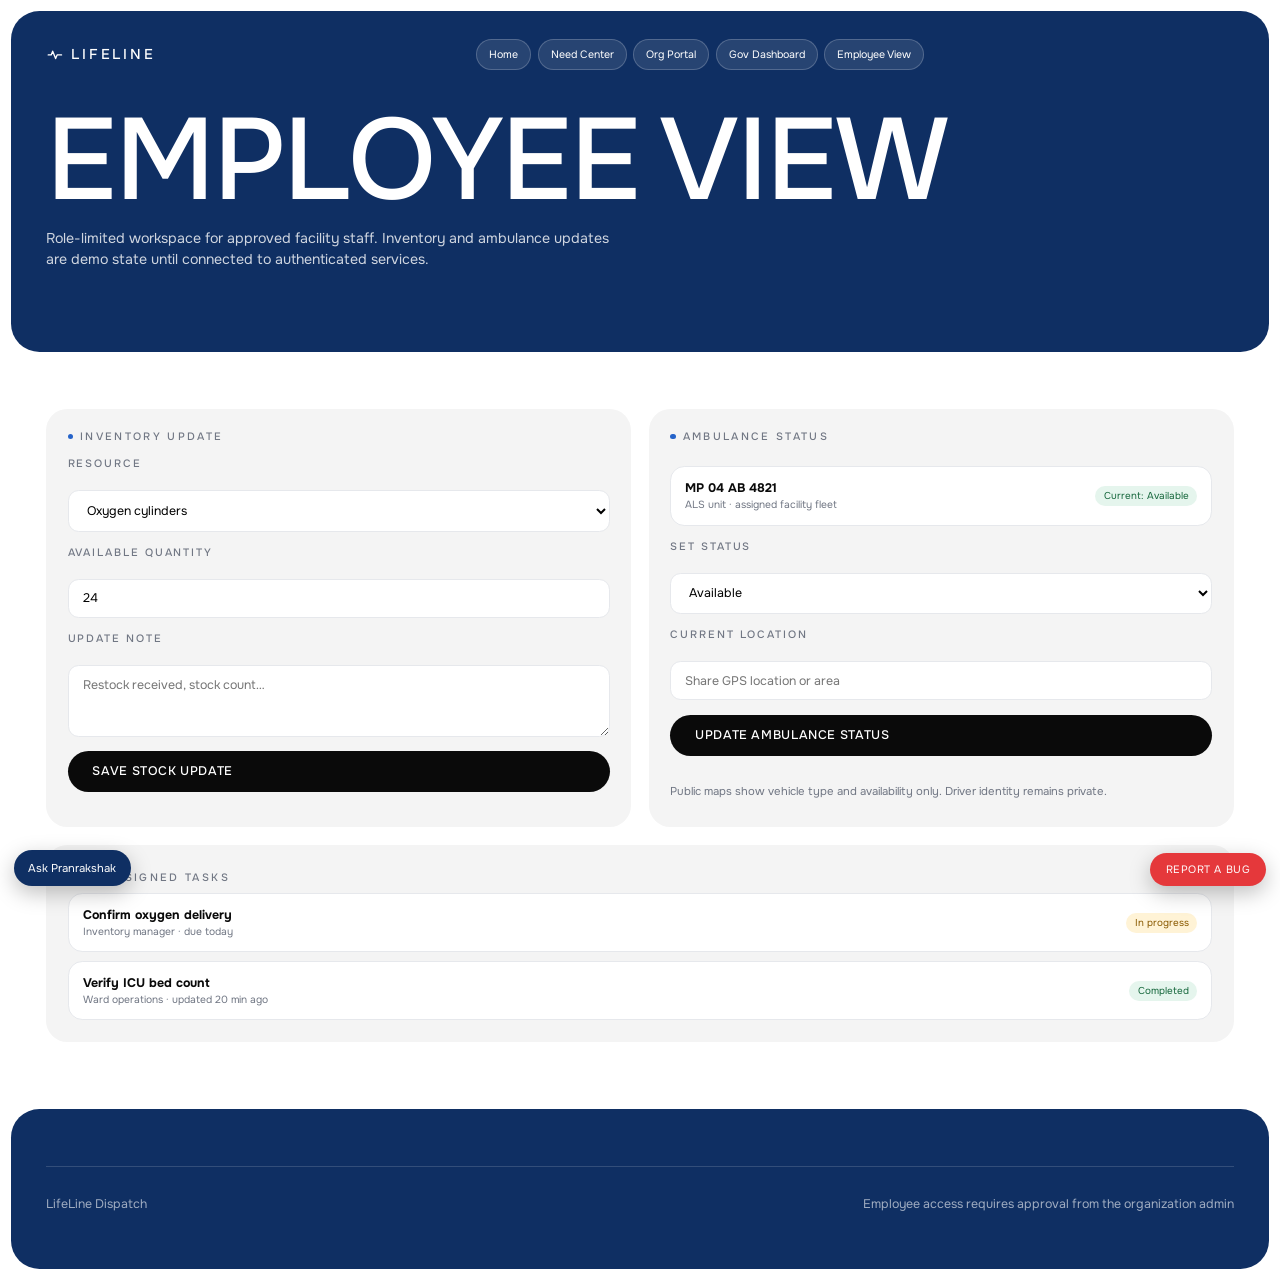
<file: pages/employee-view.html>
﻿<!doctype html>
<html lang="en"><head><meta charset="utf-8"><meta name="viewport" content="width=device-width,initial-scale=1,viewport-fit=cover"><title>Employee View — LifeLine Dispatch</title><link rel="preconnect" href="https://fonts.googleapis.com"><link href="https://fonts.googleapis.com/css2?family=Onest:wght@400;500&display=swap" rel="stylesheet"><link rel="stylesheet" href="../assets/lifeline.css"></head>
<body><main><section class="hero sub"><header class="hd"><a class="br" href="../index.html"><svg viewBox="0 0 24 24" fill="none" stroke="currentColor" stroke-width="1.8" stroke-linecap="round" stroke-linejoin="round"><path d="M3 12h4l2-5 4 10 2-5h6"/></svg>LifeLine</a><nav class="hl" aria-label="Main navigation"><a href="../index.html">Home</a><a href="need-center.html">Need Center</a><a href="org-portal.html">Org Portal</a><a href="gov-dashboard.html">Gov Dashboard</a><a href="employee-view.html" aria-current="page">Employee View</a></nav></header><h1 class="tt">Employee View</h1><p class="sb">Role-limited workspace for approved facility staff. Inventory and ambulance updates are demo state until connected to authenticated services.</p></section>
<section class="cn"><div class="two"><form class="card fm" data-demo-form="employee-update"><span class="eb">Inventory update</span><label for="resource">Resource</label><select class="in" id="resource"><option>Oxygen cylinders</option><option>ICU beds</option><option>Ventilators</option><option>Blood units</option><option>Medicines</option></select><label for="quantity">Available quantity</label><input class="in" id="quantity" type="number" min="0" value="24" required><label for="note">Update note</label><textarea class="in" id="note" rows="3" placeholder="Restock received, stock count…"></textarea><button class="pill so">Save stock update</button><p data-form-message role="status"></p></form>
<form class="card fm" data-demo-form="vehicle"><span class="eb">Ambulance status</span><div class="cd2"><div><b>MP 04 AB 4821</b><br><small>ALS unit · assigned facility fleet</small></div><span class="status">Current: Available</span></div><label for="vehicle-status">Set status</label><select class="in" id="vehicle-status"><option>Available</option><option>Busy</option><option>Offline</option></select><label for="vehicle-location">Current location</label><input class="in" id="vehicle-location" placeholder="Share GPS location or area"><button class="pill so">Update ambulance status</button><p data-form-message role="status"></p><p style="font-size:.8rem;color:var(--soft)">Public maps show vehicle type and availability only. Driver identity remains private.</p></form></div>
<article class="card" style="margin-top:1.25rem"><span class="eb">My assigned tasks</span><div class="cd2"><div><b>Confirm oxygen delivery</b><br><small>Inventory manager · due today</small></div><span class="status warn">In progress</span></div><div class="cd2"><div><b>Verify ICU bed count</b><br><small>Ward operations · updated 20 min ago</small></div><span class="status">Completed</span></div></article></section>
<section class="ft"><div class="fb2"><a href="../index.html">LifeLine Dispatch</a><span>Employee access requires approval from the organization admin</span></div></section></main><script src="../assets/pages.js"></script></body></html>
</file>
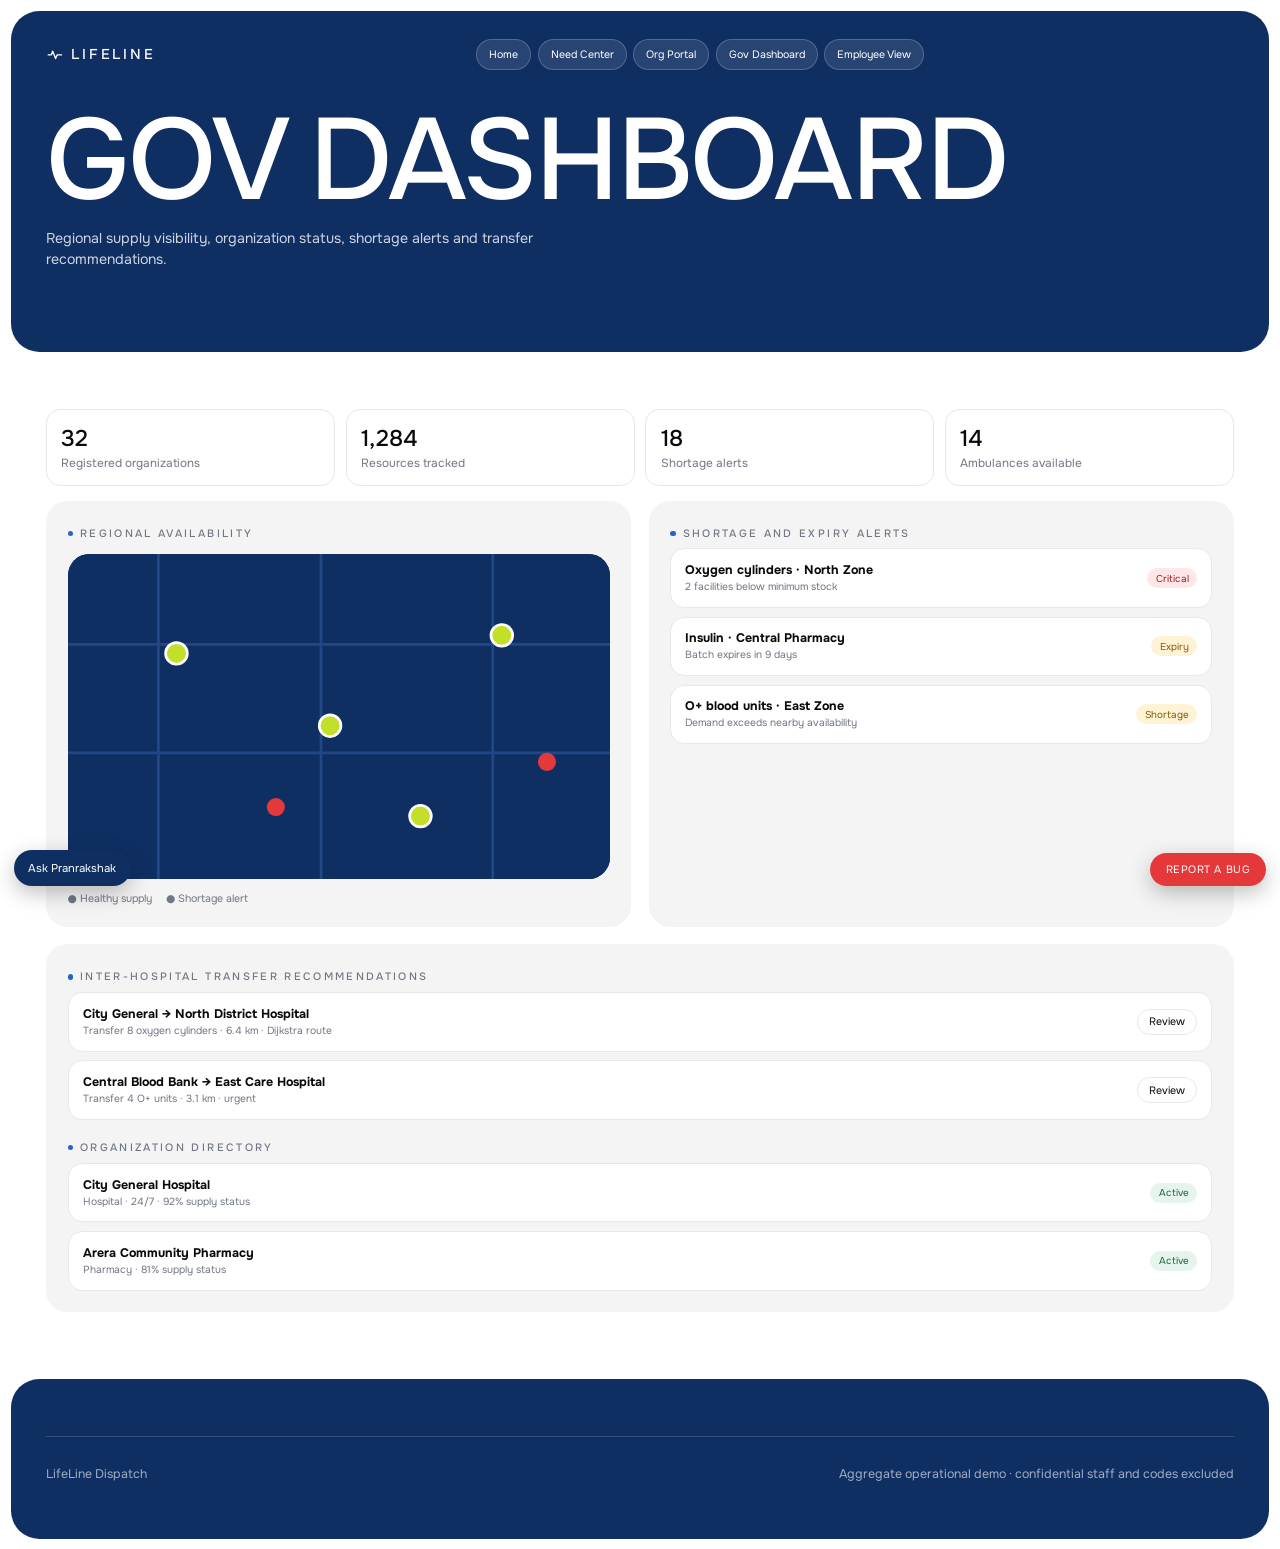
<file: pages/gov-dashboard.html>
﻿<!doctype html>
<html lang="en"><head><meta charset="utf-8"><meta name="viewport" content="width=device-width,initial-scale=1,viewport-fit=cover"><title>Government Dashboard — LifeLine Dispatch</title><link rel="preconnect" href="https://fonts.googleapis.com"><link href="https://fonts.googleapis.com/css2?family=Onest:wght@400;500&display=swap" rel="stylesheet"><link rel="stylesheet" href="../assets/lifeline.css"></head>
<body><main><section class="hero sub"><header class="hd"><a class="br" href="../index.html"><svg viewBox="0 0 24 24" fill="none" stroke="currentColor" stroke-width="1.8" stroke-linecap="round" stroke-linejoin="round"><path d="M3 12h4l2-5 4 10 2-5h6"/></svg>LifeLine</a><nav class="hl" aria-label="Main navigation"><a href="../index.html">Home</a><a href="need-center.html">Need Center</a><a href="org-portal.html">Org Portal</a><a href="gov-dashboard.html" aria-current="page">Gov Dashboard</a><a href="employee-view.html">Employee View</a></nav></header><h1 class="tt">Gov Dashboard</h1><p class="sb">Regional supply visibility, organization status, shortage alerts and transfer recommendations.</p></section>
<section class="cn"><div class="kpis"><div class="kpi"><b>32</b><small>Registered organizations</small></div><div class="kpi"><b>1,284</b><small>Resources tracked</small></div><div class="kpi"><b>18</b><small>Shortage alerts</small></div><div class="kpi"><b>14</b><small>Ambulances available</small></div></div><div class="two"><article class="card"><span class="eb">Regional availability</span><div class="map" style="margin-top:1rem"><svg viewBox="0 0 600 360" role="img" aria-label="Illustrative regional resource coverage map"><rect width="600" height="360" fill="#0f2f63"/><g stroke="#5790e6" stroke-opacity=".25" stroke-width="3"><path d="M0 100H600M0 220H600M100 0V360M280 0V360M470 0V360"/></g><g fill="#c2e029" stroke="#fff" stroke-width="3"><circle cx="120" cy="110" r="12"/><circle cx="290" cy="190" r="12"/><circle cx="480" cy="90" r="12"/><circle cx="390" cy="290" r="12"/></g><g fill="#e5383b"><circle cx="230" cy="280" r="10"/><circle cx="530" cy="230" r="10"/></g></svg></div><div class="lg"><span>● Healthy supply</span><span>● Shortage alert</span></div></article><article class="card"><span class="eb">Shortage and expiry alerts</span><div class="cd2"><div><b>Oxygen cylinders · North Zone</b><br><small>2 facilities below minimum stock</small></div><span class="status bad">Critical</span></div><div class="cd2"><div><b>Insulin · Central Pharmacy</b><br><small>Batch expires in 9 days</small></div><span class="status warn">Expiry</span></div><div class="cd2"><div><b>O+ blood units · East Zone</b><br><small>Demand exceeds nearby availability</small></div><span class="status warn">Shortage</span></div></article></div>
<article class="card" style="margin-top:1.25rem"><span class="eb">Inter-hospital transfer recommendations</span><div class="cd2"><div><b>City General → North District Hospital</b><br><small>Transfer 8 oxygen cylinders · 6.4 km · Dijkstra route</small></div><button class="chip" data-review>Review</button></div><div class="cd2"><div><b>Central Blood Bank → East Care Hospital</b><br><small>Transfer 4 O+ units · 3.1 km · urgent</small></div><button class="chip" data-review>Review</button></div><span class="eb" style="margin-top:1.5rem">Organization directory</span><div class="cd2"><div><b>City General Hospital</b><br><small>Hospital · 24/7 · 92% supply status</small></div><span class="status">Active</span></div><div class="cd2"><div><b>Arera Community Pharmacy</b><br><small>Pharmacy · 81% supply status</small></div><span class="status">Active</span></div></article></section>
<section class="ft"><div class="fb2"><a href="../index.html">LifeLine Dispatch</a><span>Aggregate operational demo · confidential staff and codes excluded</span></div></section></main><script src="../assets/pages.js"></script><script>document.querySelectorAll('[data-review]').forEach(b=>b.onclick=()=>{b.textContent='Reviewed';b.disabled=true})</script></body></html>
</file>
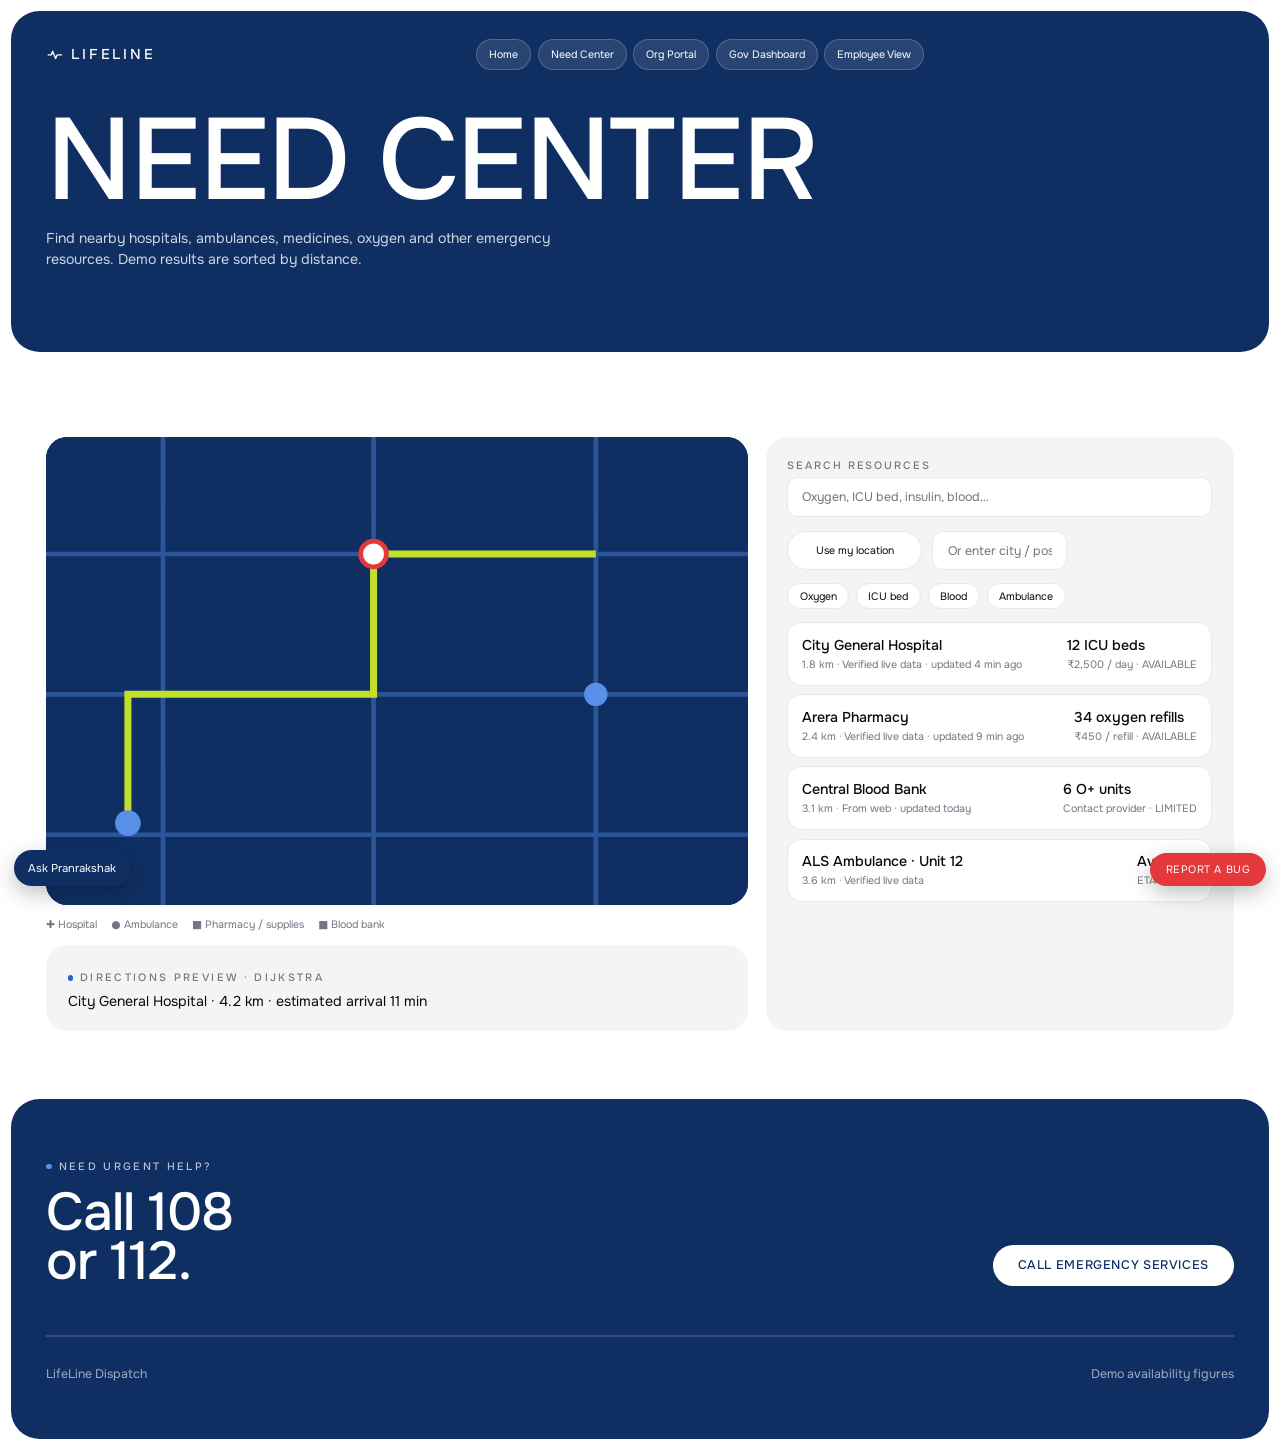
<file: pages/need-center.html>
﻿<!doctype html>
<html lang="en"><head><meta charset="utf-8"><meta name="viewport" content="width=device-width,initial-scale=1,viewport-fit=cover"><title>Need Center — LifeLine Dispatch</title><link rel="preconnect" href="https://fonts.googleapis.com"><link href="https://fonts.googleapis.com/css2?family=Onest:wght@400;500&display=swap" rel="stylesheet"><link rel="stylesheet" href="../assets/lifeline.css"></head>
<body><main><section class="hero sub"><header class="hd"><a class="br" href="../index.html"><svg viewBox="0 0 24 24" fill="none" stroke="currentColor" stroke-width="1.8" stroke-linecap="round" stroke-linejoin="round"><path d="M3 12h4l2-5 4 10 2-5h6"/></svg>LifeLine</a><nav class="hl" aria-label="Main navigation"><a href="../index.html">Home</a><a href="need-center.html" aria-current="page">Need Center</a><a href="org-portal.html">Org Portal</a><a href="gov-dashboard.html">Gov Dashboard</a><a href="employee-view.html">Employee View</a></nav></header><h1 class="tt">Need Center</h1><p class="sb">Find nearby hospitals, ambulances, medicines, oxygen and other emergency resources. Demo results are sorted by distance.</p></section>
<section class="cn"><div class="nc"><div><div class="map"><svg viewBox="0 0 600 400" role="img" aria-label="Illustrative nearby resources map"><rect width="600" height="400" fill="#0f2f63"/><g stroke="#5790e6" stroke-opacity=".4" stroke-width="4"><path d="M0 100H600M0 220H600M0 340H600M100 0V400M280 0V400M470 0V400"/></g><path d="M70 330L70 220 280 220 280 100 470 100" fill="none" stroke="#c2e029" stroke-width="6"/><circle cx="70" cy="330" r="11" fill="#5790e6"/><circle cx="280" cy="100" r="11" fill="#fff" stroke="#e5383b" stroke-width="4"/><circle cx="470" cy="220" r="10" fill="#5790e6"/></svg></div><div class="lg"><span>✚ Hospital</span><span>● Ambulance</span><span>■ Pharmacy / supplies</span><span>■ Blood bank</span></div><div class="card" style="margin-top:1rem"><span class="eb">Directions preview · Dijkstra</span><p style="margin-top:.5rem">City General Hospital · 4.2 km · estimated arrival 11 min</p></div></div>
<div class="card"><label for="resource-search">Search resources</label><input class="in" id="resource-search" placeholder="Oxygen, ICU bed, insulin, blood…"><div class="action-grid"><button class="chip" id="use-location">Use my location</button><input class="in" id="place" placeholder="Or enter city / postal code"></div><p id="location-message" style="font-size:.8rem;color:var(--soft);margin:.5rem 0"></p><div class="chips"><button class="chip" data-chip="oxygen">Oxygen</button><button class="chip" data-chip="ICU">ICU bed</button><button class="chip" data-chip="blood">Blood</button><button class="chip" data-chip="ambulance">Ambulance</button></div>
<div class="rs resource-row"><span><b>City General Hospital</b><small>1.8 km · Verified live data · updated 4 min ago</small></span><span><b>12 ICU beds</b><small>₹2,500 / day · AVAILABLE</small></span></div><div class="rs resource-row"><span><b>Arera Pharmacy</b><small>2.4 km · Verified live data · updated 9 min ago</small></span><span><b>34 oxygen refills</b><small>₹450 / refill · AVAILABLE</small></span></div><div class="rs resource-row"><span><b>Central Blood Bank</b><small>3.1 km · From web · updated today</small></span><span><b>6 O+ units</b><small>Contact provider · LIMITED</small></span></div><div class="rs resource-row"><span><b>ALS Ambulance · Unit 12</b><small>3.6 km · Verified live data</small></span><span><b>Available</b><small>ETA 8 min</small></span></div></div></div></section>
<section class="ft"><div class="cta"><div><span class="eb lt">Need urgent help?</span><p>Call 108<br>or 112.</p></div><a class="pill lt" href="tel:112">Call emergency services</a></div><div class="fb2"><a href="../index.html">LifeLine Dispatch</a><span>Demo availability figures</span></div></section></main>
<button class="chatfab" id="assistant-toggle">Ask Pranrakshak</button><aside class="chatbox" id="assistant-panel" hidden><b>Pranrakshak</b><p class="m b">I can help with public resource information. Confidential information is protected. For emergencies call 108 or 112.</p><div class="chat"><div class="m b" id="assistant-answer"></div></div><div style="display:flex;gap:.5rem"><input class="in" id="assistant-input" placeholder="Ask about resources"><button class="pill so" id="assistant-send">Send</button></div></aside>
<button class="fab" id="bug-toggle">Report a Bug</button><aside class="chatbox" id="bug-panel" hidden style="left:auto;right:1rem"><form class="fm" id="bug-form"><label for="bug-description">Describe the issue</label><textarea class="in" id="bug-description" name="description" maxlength="2000" required></textarea><label for="bug-email">Contact email (optional)</label><input class="in" id="bug-email" name="contactEmail" type="email"><label for="bug-screenshot">Screenshot (PNG/JPG, max 2 MB)</label><input class="in" id="bug-screenshot" name="screenshot" type="file" accept="image/png,image/jpeg"><button class="pill so">Submit report</button><p id="bug-message" role="status"></p></form></aside><script src="../assets/pages.js"></script></body></html>
</file>
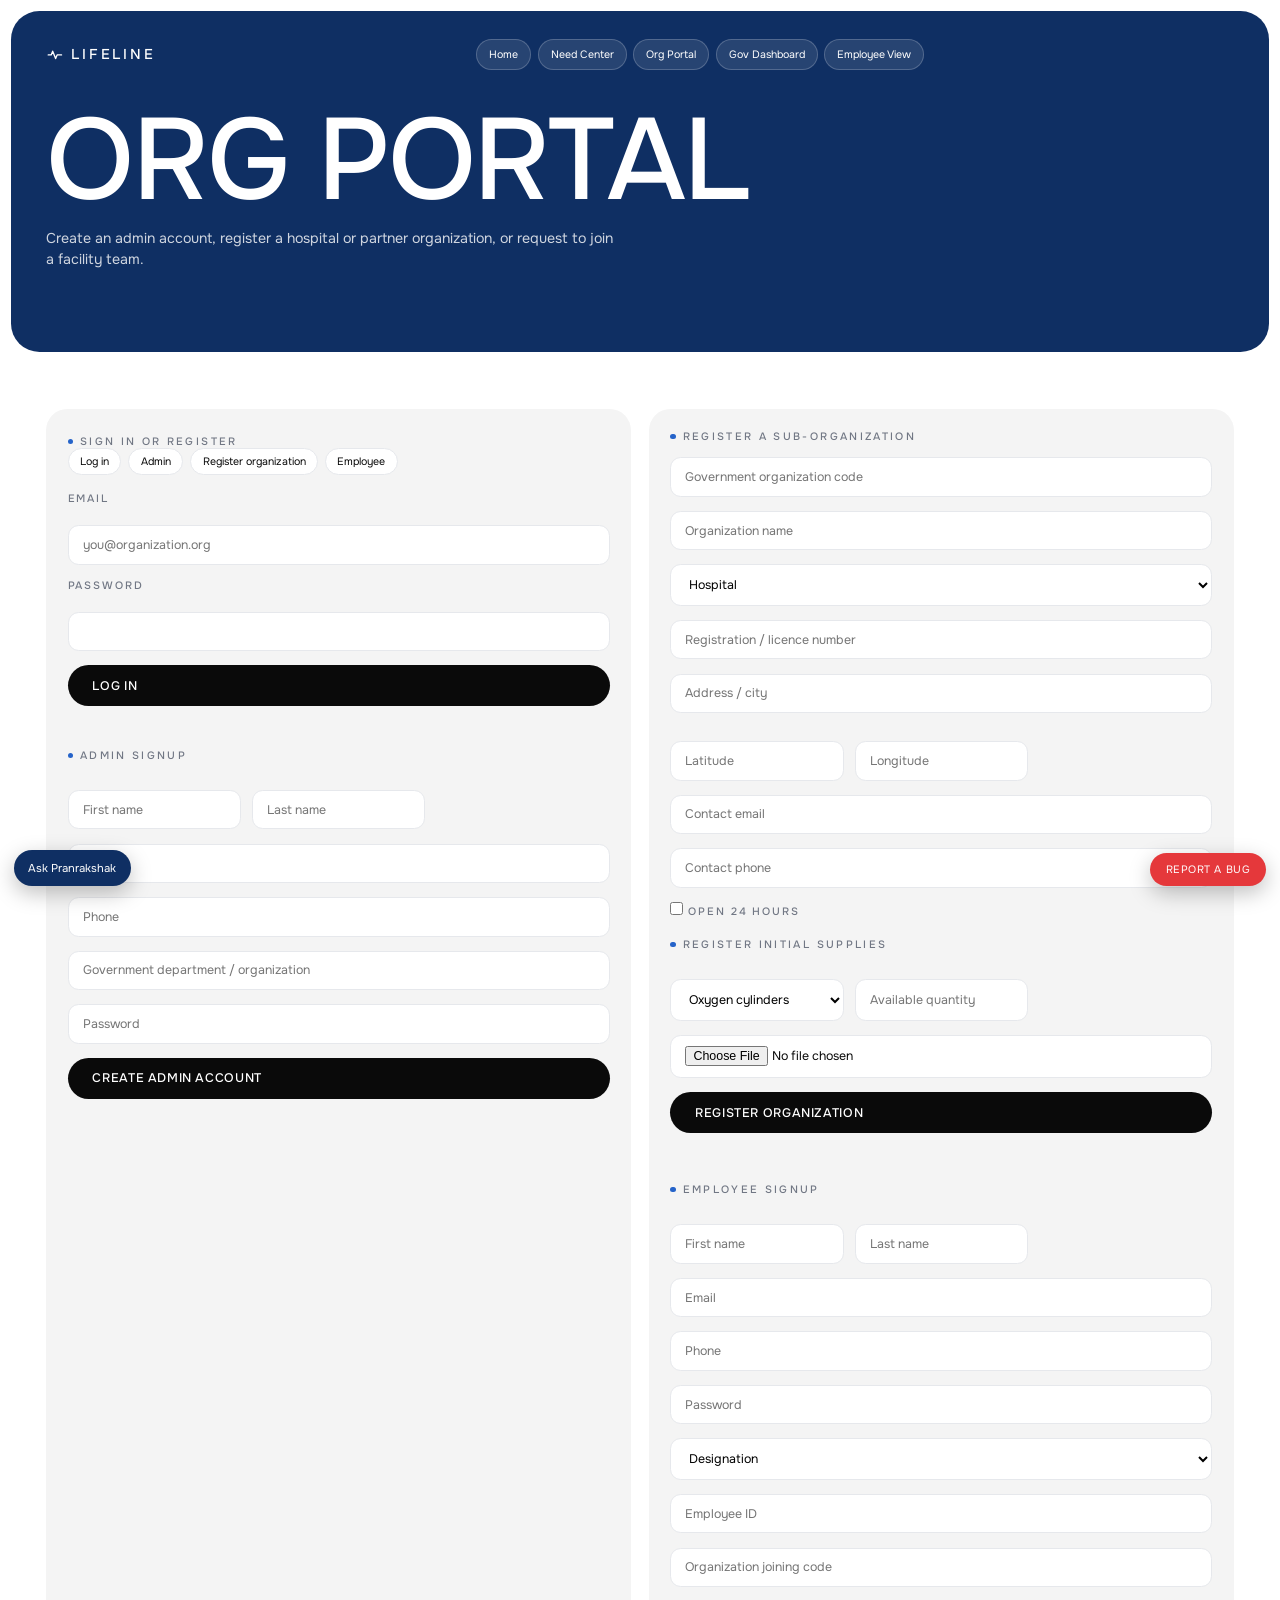
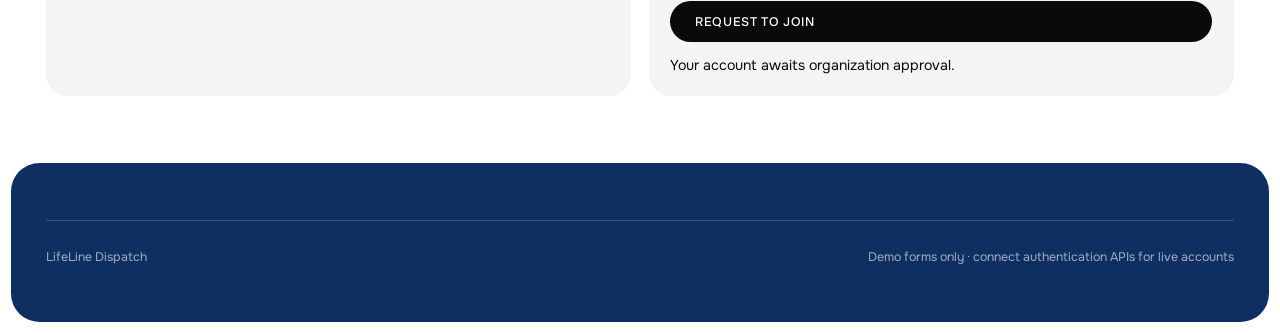
<file: pages/org-portal.html>
﻿<!doctype html>
<html lang="en"><head><meta charset="utf-8"><meta name="viewport" content="width=device-width,initial-scale=1,viewport-fit=cover"><title>Organization Portal — LifeLine Dispatch</title><link rel="preconnect" href="https://fonts.googleapis.com"><link href="https://fonts.googleapis.com/css2?family=Onest:wght@400;500&display=swap" rel="stylesheet"><link rel="stylesheet" href="../assets/lifeline.css"></head>
<body><main><section class="hero sub"><header class="hd"><a class="br" href="../index.html"><svg viewBox="0 0 24 24" fill="none" stroke="currentColor" stroke-width="1.8" stroke-linecap="round" stroke-linejoin="round"><path d="M3 12h4l2-5 4 10 2-5h6"/></svg>LifeLine</a><nav class="hl" aria-label="Main navigation"><a href="../index.html">Home</a><a href="need-center.html">Need Center</a><a href="org-portal.html" aria-current="page">Org Portal</a><a href="gov-dashboard.html">Gov Dashboard</a><a href="employee-view.html">Employee View</a></nav></header><h1 class="tt">Org Portal</h1><p class="sb">Create an admin account, register a hospital or partner organization, or request to join a facility team.</p></section>
<section class="cn"><div class="two"><div class="card"><span class="eb">Sign in or register</span><div class="tabs"><a class="chip" href="#login">Log in</a><a class="chip" href="#admin">Admin</a><a class="chip" href="#facility">Register organization</a><a class="chip" href="#employee">Employee</a></div>
<form class="fm" id="login" data-demo-form="login"><label>Email</label><input class="in" type="email" autocomplete="username" required placeholder="you@organization.org"><label>Password</label><input class="in" type="password" autocomplete="current-password" required><button class="pill so">Log in</button><p data-form-message role="status"></p></form>
<form class="fm" id="admin" data-demo-form="admin" style="margin-top:2rem"><span class="eb">Admin signup</span><div class="action-grid"><input class="in" required placeholder="First name"><input class="in" required placeholder="Last name"></div><input class="in" required type="email" placeholder="Email"><input class="in" type="tel" placeholder="Phone"><input class="in" required placeholder="Government department / organization"><input class="in" type="password" required placeholder="Password"><button class="pill so">Create admin account</button><p data-form-message role="status"></p></form></div>
<div class="card"><form class="fm" id="facility" data-demo-form="facility"><span class="eb">Register a sub-organization</span><input class="in" required placeholder="Government organization code"><input class="in" required placeholder="Organization name"><select class="in"><option>Hospital</option><option>Clinic</option><option>Pharmacy</option><option>Blood bank</option><option>Ambulance operator</option><option>NGO</option></select><input class="in" placeholder="Registration / licence number"><input class="in" required placeholder="Address / city"><div class="action-grid"><input class="in" placeholder="Latitude"><input class="in" placeholder="Longitude"></div><input class="in" type="email" placeholder="Contact email"><input class="in" type="tel" placeholder="Contact phone"><label><input type="checkbox"> Open 24 hours</label><span class="eb">Register initial supplies</span><div class="action-grid"><select class="in"><option>Oxygen cylinders</option><option>ICU beds</option><option>Ventilators</option><option>Medicines</option><option>Blood units</option></select><input class="in" type="number" min="0" placeholder="Available quantity"></div><input class="in" type="file" accept=".csv" aria-label="Upload supplies CSV"><button class="pill so">Register organization</button><p data-form-message role="status"></p></form>
<form class="fm" id="employee" data-demo-form="employee" style="margin-top:2.5rem"><span class="eb">Employee signup</span><div class="action-grid"><input class="in" required placeholder="First name"><input class="in" required placeholder="Last name"></div><input class="in" required type="email" placeholder="Email"><input class="in" type="tel" placeholder="Phone"><input class="in" type="password" required placeholder="Password"><select class="in"><option>Designation</option><option>Inventory Manager</option><option>Ambulance Driver</option><option>Doctor / Nurse</option><option>Dispatcher</option></select><input class="in" required placeholder="Employee ID"><input class="in" required placeholder="Organization joining code"><button class="pill so">Request to join</button><p data-form-message role="status">Your account awaits organization approval.</p></form></div></div></section>
<section class="ft"><div class="fb2"><a href="../index.html">LifeLine Dispatch</a><span>Demo forms only · connect authentication APIs for live accounts</span></div></section></main>
<button class="chatfab" id="assistant-toggle">Ask Pranrakshak</button><aside class="chatbox" id="assistant-panel" hidden><b>Pranrakshak</b><p class="m b">I can help with public resource information. Confidential information is protected.</p><div class="chat"><div class="m b" id="assistant-answer"></div></div><div style="display:flex;gap:.5rem"><input class="in" id="assistant-input" placeholder="Ask about resources"><button class="pill so" id="assistant-send">Send</button></div></aside>
<button class="fab" id="bug-toggle">Report a Bug</button><aside class="chatbox" id="bug-panel" hidden style="left:auto;right:1rem"><form class="fm" id="bug-form"><label for="bug-description">Describe the issue</label><textarea class="in" id="bug-description" name="description" maxlength="2000" required></textarea><label for="bug-email">Contact email (optional)</label><input class="in" id="bug-email" name="contactEmail" type="email"><label for="bug-screenshot">Screenshot (PNG/JPG, max 2 MB)</label><input class="in" id="bug-screenshot" name="screenshot" type="file" accept="image/png,image/jpeg"><button class="pill so">Submit report</button><p id="bug-message" role="status"></p></form></aside><script src="../assets/pages.js"></script></body></html>
</file>
<file: assets/lifeline.css>
﻿
:root{--background:#fff;--ink:#0a0a0a;--brand:#2563c9;--bd:#0f2f63;--bl:#5790e6;--teal:#0b6e97;--sf:#f4f4f4;--soft:#717784;--ghost:#d7dae1;--hl:#e6e8ec;--sos:#e5383b;--rc:1.5rem;--rl:2rem;--pill:62.5rem}
*{box-sizing:border-box;margin:0;padding:0}
html{font-size:16px}
@media(max-width:1920px){html{font-size:.833333vw}}@media(max-width:1440px){html{font-size:1.111111vw}}@media(max-width:1024px){html{font-size:1.5625vw}}@media(max-width:640px){html{font-size:4.444444vw}}
html.lk{position:relative;overflow:hidden;height:100%}
body{font-family:Onest,system-ui,sans-serif;background:var(--background);color:var(--ink);min-height:100vh}
a{color:inherit;text-decoration:none}button{font:inherit;color:inherit;background:none;border:0;cursor:pointer}ul{list-style:none}
:focus-visible{outline:2px solid var(--bl);outline-offset:2px}
main{padding:.5rem;width:100%;overflow-x:clip}@media(min-width:640px){main{padding:.75rem}}
.pg[hidden]{display:none}
section,footer{border-radius:var(--rl);position:relative}
[data-iv]{opacity:0}
.l{display:block;overflow:hidden;padding-bottom:.14em}.l.w{display:inline-block;vertical-align:top}
.l>i{display:block;font-style:normal;transform:translateY(115%);opacity:0;transition:transform var(--du,950ms) cubic-bezier(.16,1,.3,1) var(--dl,0ms),opacity var(--du,950ms) cubic-bezier(.16,1,.3,1) var(--dl,0ms)}
.on .l>i{transform:none;opacity:1}
.f{display:inline-block;opacity:0;transform:translateY(18px);transition:all .7s cubic-bezier(.25,1,.5,1) var(--dl,0ms)}.on .f{opacity:1;transform:none}
h1,h2{font-weight:500}
.h2{font-size:3rem;line-height:.95;letter-spacing:-.02em;margin-top:1rem}
.eb{display:inline-flex;align-items:center;gap:.5rem;font-size:.75rem;font-weight:500;text-transform:uppercase;letter-spacing:.22em;color:var(--soft)}.eb:before{content:"";width:.375rem;height:.375rem;border-radius:var(--pill);background:var(--brand)}
.eb.lt{color:rgba(255,255,255,.7)}.eb.lt:before{background:var(--bl)}
/* header + hero */
.hero{background:var(--bd);color:#fff;isolation:isolate;overflow:hidden;display:flex;flex-direction:column;height:calc(100svh - 1rem);min-height:36rem}
.hero.sub{height:auto;min-height:24rem}
@media(min-width:640px){.hero{height:calc(100svh - 1.5rem)}.hero.sub{height:auto}}
.plate{position:absolute;inset:0;z-index:-10}.plate>div{position:absolute;left:0;right:0;top:-16%;height:132%}.plate svg{width:100%;height:100%;display:block}
.plate:after{content:"";position:absolute;inset:0;background:linear-gradient(to bottom,rgba(15,47,99,.65),rgba(15,47,99,.35),rgba(15,47,99,.75))}
.hd{display:flex;align-items:center;flex-wrap:wrap;gap:.75rem;padding:1.5rem 1.5rem 0;font-size:.75rem;color:#fff}.hd>*{flex:initial}
.hl{display:flex;order:3;flex-basis:100%;justify-content:center;flex-wrap:wrap;gap:.45rem}.hl a{opacity:1;cursor:pointer;border:1px solid rgba(255,255,255,.2);background:rgba(255,255,255,.1);border-radius:var(--pill);padding:.55rem .85rem;white-space:nowrap}.hl a:hover{background:rgba(255,255,255,.2)}
.br{display:flex;align-items:center;gap:.5rem;font-size:1rem;font-weight:500;text-transform:uppercase;letter-spacing:.2em}.br svg{width:1.25rem;height:1.25rem;flex:none}
.hr{display:flex;justify-content:flex-end;align-items:center;gap:1rem}
.tx{display:none;text-transform:uppercase;letter-spacing:.05em}.tx:hover{text-decoration:underline}
.bgr{width:2.5rem;height:2.5rem;border-radius:var(--pill);background:rgba(255,255,255,.15);backdrop-filter:blur(8px);display:grid;place-content:center;gap:5px}.bgr:hover{background:rgba(255,255,255,.25)}.bgr i{display:block;width:1rem;height:1px;background:#fff}
@media(min-width:640px){.hd{padding:2rem 2.5rem 0}.tx{display:block}.hr{gap:1.25rem}}
@media(min-width:1024px){.hd{flex-wrap:nowrap}.hl{order:initial;flex:1;flex-basis:auto;justify-content:center}.bgr{display:none}.br{justify-content:center}}
.tt{padding:1rem 1.5rem 0;font-size:12.5vw;text-transform:uppercase;line-height:.85;letter-spacing:-.02em;white-space:nowrap}
.sub .tt{font-size:9vw;padding-top:3rem}
@media(min-width:640px){.tt{padding-left:2.5rem;padding-right:2.5rem}}
.sb{padding:1.25rem 1.5rem 2.5rem;max-width:44rem;font-size:1rem;color:rgba(255,255,255,.8);line-height:1.5}@media(min-width:640px){.sb{padding-left:2.5rem}}
.hb{margin-top:auto;padding:0 1.5rem 2rem;display:flex;flex-direction:column;gap:1.5rem}
@media(min-width:640px){.hb{padding:0 2.5rem 2.5rem;flex-direction:row;justify-content:space-between;align-items:flex-end}}
.tg{font-size:2.4rem;font-weight:500;text-transform:uppercase;line-height:.95;letter-spacing:-.02em;color:rgba(255,255,255,.85)}
.rc{display:flex;align-items:flex-end;gap:1rem}
.gl{border:1px solid rgba(255,255,255,.15);background:rgba(255,255,255,.1);padding:.75rem;border-radius:var(--rc);box-shadow:0 .5rem 2rem rgba(15,47,99,.2);backdrop-filter:blur(10px);display:flex;gap:.75rem}
.cs{display:none;width:16rem;flex-direction:column;gap:.75rem}@media(min-width:768px){.cs{display:flex}}
#cc{transition:opacity .35s,transform .35s cubic-bezier(.16,1,.3,1)}#cc.o{opacity:0;transform:translateY(16px) scale(.96)}
.tl{width:3.5rem;height:3.5rem;border-radius:.75rem;display:grid;place-content:center;font-size:1.5rem;flex:none}
#cc b{font-size:.7rem;font-weight:500;text-transform:uppercase;letter-spacing:.05em;display:block}#cc p{font-size:.7rem;text-transform:uppercase;opacity:.8;margin:.15rem 0 .4rem}#cc a{font-size:.65rem;text-decoration:underline}
.mc{width:100%;max-width:20rem;align-items:stretch;justify-content:space-between}@media(min-width:640px){.mc{width:15rem}}
.mc strong{font-size:1.875rem;font-weight:500;line-height:1;display:block}.mc small{font-size:.65rem;opacity:.8}
.av{display:flex;margin:.9rem 0 .5rem}.av i{width:1.25rem;height:1.25rem;border-radius:var(--pill);border:1px solid rgba(15,47,99,.4);margin-left:-.5rem}.av i:first-child{margin:0}
.mc .tl{width:4rem;height:auto;aspect-ratio:3/4;background:linear-gradient(160deg,#5790e6,#0f2f63);font-size:1.6rem}
.dots{display:flex;gap:.5rem}.dots button{padding:.375rem}.dots i{display:block;height:.375rem;width:.375rem;border-radius:var(--pill);background:var(--ghost);transition:width .3s}.dots .a i{width:1.25rem;background:var(--ink)}
.dots.lt i{background:rgba(255,255,255,.4)}.dots.lt .a i{background:#fff}
/* trust */
.tr{background:var(--background);padding:4rem 1.5rem;isolation:isolate;overflow:hidden}@media(min-width:640px){.tr{padding:5rem 2.5rem}}
.tb{display:flex;flex-direction:column;gap:1.5rem;justify-content:space-between;position:relative;z-index:20}@media(min-width:640px){.tb{flex-direction:row}}
.pc{width:7rem;height:7rem;border-radius:var(--pill);background:var(--sf);display:grid;place-content:center;text-align:center}@media(min-width:640px){.pc{width:8rem;height:8rem}}
.pc b{font-size:1.5rem;font-weight:500}.pc small{font-size:.6rem;color:var(--soft);max-width:7em;display:block;margin:auto}
.bc{max-width:28rem;display:flex;gap:1rem;background:var(--sf);border-radius:var(--rc);padding:1.25rem}.bc>b{align-self:flex-start;background:var(--background);border-radius:.75rem;padding:.5rem 1rem;font-size:1.25rem;font-weight:500}.bc h3{font-size:1.125rem;font-weight:500}.bc p{font-size:.75rem;color:var(--soft);line-height:1.6;margin-top:.4rem}
.gh{max-width:88rem;margin:3rem auto 0;font-size:8.2vw;text-transform:uppercase;line-height:1.02;letter-spacing:-.02em;pointer-events:none;user-select:none;position:relative;z-index:0;color:var(--ghost)}
.gr{display:flex;justify-content:space-between}.gp{display:block}.gr.k2 .gp:first-child{color:var(--ink)}
.cw{position:relative;z-index:10;display:flex;justify-content:center;margin:2rem 0}
@media(min-width:640px){.cw{position:absolute;left:50%;top:50%;transform:translate(-50%,-50%);margin:0}}
.rot{transform:rotate(6deg)}
.fg{width:13rem;aspect-ratio:3/4;border-radius:var(--rc);overflow:hidden;position:relative;background:var(--brand)}@media(min-width:640px){.fg{width:16rem}}
#tp{position:absolute;inset:0;display:grid;place-content:center;font-size:7rem;font-weight:500;color:rgba(255,255,255,.9);transition:opacity .4s}
.cp{position:absolute;left:.75rem;right:.75rem;bottom:.75rem;background:rgba(15,47,99,.4);backdrop-filter:blur(8px);border-radius:.75rem;padding:.5rem .75rem;color:#fff}.cp b{font-size:.875rem;font-weight:500;display:block}.cp small{font-size:.65rem;opacity:.8}
.cr{position:relative;z-index:20;display:flex;justify-content:space-between;align-items:center;margin-top:3rem}@media(min-width:640px){.cr{margin-top:6rem}}
.ab{width:3rem;height:3rem;border-radius:var(--pill);border:1px solid var(--hl);display:grid;place-content:center;transition:border-color .2s,background .2s}@media(min-width:640px){.ab{width:3.5rem;height:3.5rem}}
.ab svg{width:1.25rem;height:1.25rem;transition:transform .35s cubic-bezier(.34,1.56,.64,1)}.ab:hover{border-color:var(--ink)}.ab:hover svg{transform:scale(1.15)}.ab.s{background:var(--ink);border-color:var(--ink);color:#fff}.ab.s:hover{background:var(--bd)}.ab.pv svg{transform:scaleX(-1)}.ab.pv:hover svg{transform:scaleX(-1.15) scaleY(1.15)}
/* programs */
.pr{background:var(--sf);padding:6rem 1.5rem}@media(min-width:640px){.pr{padding:6rem 2.5rem}}
.row{display:flex;align-items:center;gap:1.5rem;padding:1.75rem 0}
ul.rows{margin-top:3.5rem}ul.rows li>a{display:block;border-top:1px solid var(--hl)}ul.rows li:last-child>a{border-bottom:1px solid var(--hl)}ul.rows li>a:hover{background:var(--background)}
.row>b{width:2.5rem;font-size:.875rem;font-weight:500;color:var(--soft)}.row>div{flex:1}.row h3{font-size:1.5rem;font-weight:500;letter-spacing:-.02em}.row p{font-size:.875rem;color:var(--soft);margin-top:.25rem}@media(min-width:640px){.row h3{font-size:1.875rem}}
.row .c{width:2.75rem;height:2.75rem;border-radius:var(--pill);border:1px solid var(--hl);display:grid;place-content:center;overflow:hidden}.row .c svg{width:1.25rem;transition:transform .4s cubic-bezier(.34,1.56,.64,1),opacity .3s;opacity:.55}
@media(min-width:769px){.row:hover .c svg{transform:translateX(8px);opacity:1}}
/* facilities */
.fc{background:var(--background);margin-top:-2.5rem;padding:4rem 1.5rem 5rem;z-index:1}@media(min-width:640px){.fc{padding:4rem 2.5rem 5rem}}
.fgd{display:grid;gap:2.5rem;align-items:end}@media(min-width:768px){.fgd{grid-template-columns:1fr 1fr}}
.ic{width:4rem;height:4rem;border-radius:var(--rc);background:linear-gradient(135deg,#5790e6,#0f2f63);display:grid;place-content:center;font-size:1.6rem}
.fc p.bd{font-size:.875rem;color:var(--soft);max-width:20rem;margin-top:1.5rem;line-height:1.5}
.cards{display:flex;align-items:flex-end;gap:1.25rem}.cards>*{flex:1}.cards>*:nth-child(2){margin-bottom:2rem}
.ct{aspect-ratio:3/4;border-radius:var(--rc);overflow:hidden;position:relative;background:var(--sf);transition:transform .4s cubic-bezier(.34,1.56,.64,1);cursor:pointer}.ct:hover{transform:scale(1.03)}
.ct .g{position:absolute;inset:0;display:grid;place-content:center;font-size:4rem}
.ct figcaption{position:absolute;left:.75rem;right:.75rem;bottom:.75rem;border-radius:.75rem;backdrop-filter:blur(8px);color:#fff;padding:.75rem 1rem}.ct b{font-size:.875rem;font-weight:500;display:block}.ct small{font-size:.65rem;opacity:.85}
/* stats / tests / footer */
.st{background:var(--bd);color:#fff;margin-top:.75rem;padding:5rem 1.5rem}@media(min-width:640px){.st{padding:5rem 2.5rem}}
dl.sg{display:grid;grid-template-columns:1fr 1fr;gap:3rem 2rem;margin-top:4rem}@media(min-width:1024px){dl.sg{grid-template-columns:repeat(4,1fr)}}
.sg>div>div{border-top:1px solid rgba(255,255,255,.2);padding-top:1.25rem}.sg b{font-size:3.75rem;font-weight:500;letter-spacing:-.02em;line-height:1;display:block}@media(min-width:640px){.sg b{font-size:4.5rem}}.sg span{font-size:.875rem;color:rgba(255,255,255,.65);margin-top:.75rem;display:block}
.ts{background:var(--background);padding:5rem 1.5rem}@media(min-width:640px){.ts{padding:6rem 2.5rem}}
ul.tg3{display:grid;gap:1.25rem;margin-top:3.5rem}@media(min-width:768px){ul.tg3{grid-template-columns:repeat(3,1fr)}}
.tc{display:flex;flex-direction:column;justify-content:space-between;height:100%;background:var(--sf);border-radius:var(--rc);padding:1.75rem;transition:transform .4s cubic-bezier(.34,1.56,.64,1)}.tc:hover{transform:translateY(-.5rem)}
.tc .q{font-size:2.25rem;color:var(--brand);line-height:1}.tc blockquote{font-size:1.125rem;line-height:1.6;margin-top:1rem}.tc figcaption{border-top:1px solid var(--hl);padding-top:1rem;margin-top:1.5rem}.tc figcaption b{font-weight:500;display:block}.tc figcaption span{font-size:.875rem;color:var(--soft)}
.ft{background:var(--bd);color:#fff;margin-top:.75rem;padding:3.5rem 1.5rem}@media(min-width:640px){.ft{padding:4rem 2.5rem}}
.cta{display:flex;flex-direction:column;gap:1.5rem;justify-content:space-between;padding-bottom:3.5rem;border-bottom:1px solid rgba(255,255,255,.15)}@media(min-width:640px){.cta{flex-direction:row;align-items:flex-end}}
.cta p{font-size:3.75rem;line-height:.92;letter-spacing:-.02em;font-weight:500;margin-top:1rem}
.fcol{display:grid;gap:2.5rem;padding:3.5rem 0}@media(min-width:768px){.fcol{grid-template-columns:1.4fr 1fr 1fr 1fr}}
.fcol h4{font-size:.75rem;font-weight:500;text-transform:uppercase;letter-spacing:.2em;color:rgba(255,255,255,.5);margin-bottom:1rem}.fcol li{font-size:.875rem;color:rgba(255,255,255,.8);margin-bottom:.75rem}.fcol li a:hover{color:#fff}.fcol p{font-size:.875rem;color:rgba(255,255,255,.65);margin-top:1rem;max-width:20rem;line-height:1.5}
.fb2{display:flex;flex-direction:column;gap:1.25rem;border-top:1px solid rgba(255,255,255,.15);padding-top:2rem;font-size:.875rem;color:rgba(255,255,255,.6)}@media(min-width:640px){.fb2{flex-direction:row;justify-content:space-between;align-items:center}}
.pill{display:inline-flex;align-items:center;gap:.5rem;border-radius:var(--pill);padding:.875rem 1.75rem;font-size:.875rem;font-weight:500;text-transform:uppercase;letter-spacing:.05em;transition:background .2s,color .2s}.pill svg{width:1rem;transition:transform .35s cubic-bezier(.34,1.56,.64,1)}.pill:hover svg{transform:translateX(5px)}
.pill.lt{background:#fff;color:var(--bd)}.pill.lt:hover{background:var(--bl);color:#fff}.pill.so{background:var(--ink);color:#fff}.pill.so:hover{background:var(--bd)}.pill:disabled{opacity:.5}
.fab{position:fixed;right:1rem;bottom:1rem;z-index:80;background:var(--sos);color:#fff;border-radius:var(--pill);padding:.7rem 1.1rem;font-size:.75rem;text-transform:uppercase;letter-spacing:.05em;box-shadow:0 .5rem 1.5rem rgba(0,0,0,.25)}
/* inner pages */
.cn{padding:3.5rem 1.5rem;background:var(--background)}@media(min-width:640px){.cn{padding:4rem 2.5rem}}
.nc{display:grid;gap:1.25rem;margin-top:2rem}@media(min-width:1024px){.nc{grid-template-columns:1.5fr 1fr}}
.map{background:var(--bd);border-radius:var(--rc);overflow:hidden}.map svg{display:block;width:100%;cursor:crosshair}
.lg{display:flex;flex-wrap:wrap;gap:1rem;font-size:.75rem;color:var(--soft);margin-top:.9rem}.lg span{display:flex;align-items:center;gap:.4rem}.lg i{width:.9rem;height:.9rem;border-radius:.2rem;display:block}
.card{background:var(--sf);border-radius:var(--rc);padding:1.5rem}
.in{width:100%;border-radius:.75rem;border:1px solid var(--hl);background:#fff;padding:.75rem 1rem;font:inherit;font-size:.875rem}.in:focus{border-color:var(--bl);outline:0;box-shadow:0 0 0 2px var(--bl)}
label{display:block;font-size:.75rem;font-weight:500;text-transform:uppercase;letter-spacing:.18em;color:var(--soft);margin-bottom:.4rem}
.fm{display:flex;flex-direction:column;gap:1rem}
.chips{display:flex;flex-wrap:wrap;gap:.5rem;margin:.9rem 0}.chip{border:1px solid var(--hl);background:#fff;border-radius:var(--pill);padding:.4rem .8rem;font-size:.75rem}.chip:hover,.chip.a{background:var(--ink);color:#fff}
.rs{display:flex;justify-content:space-between;gap:1rem;width:100%;text-align:left;background:#fff;border:1px solid var(--hl);border-radius:1rem;padding:.9rem 1rem;margin-top:.6rem;transition:transform .3s cubic-bezier(.34,1.56,.64,1)}.rs:hover,.rs.a{border-color:var(--brand);transform:translateX(4px)}.rs b{font-weight:500;display:block}.rs small{color:var(--soft);font-size:.75rem}.rs.z{opacity:.55}
.bdg{display:inline-block;font-size:.65rem;text-transform:uppercase;letter-spacing:.1em;border-radius:var(--pill);padding:.25rem .6rem;background:#e5f0ff;color:var(--brand);margin-bottom:.6rem}.bdg.o{background:#fff3d6;color:#8a5a00}
.rt{stroke-dasharray:8 6;animation:dash 1s linear infinite}@keyframes dash{to{stroke-dashoffset:-14}}
.chat{height:26rem;overflow-y:auto;display:flex;flex-direction:column;gap:.75rem;padding:.25rem}
.m{max-width:80%;padding:.75rem 1rem;border-radius:1.1rem;font-size:.875rem;line-height:1.5;animation:up .4s cubic-bezier(.16,1,.3,1)}.m.u{align-self:flex-end;background:var(--ink);color:#fff}.m.b{background:#fff;border:1px solid var(--hl)}
@keyframes up{from{opacity:0;transform:translateY(10px)}}
.action-grid{display:grid;gap:.75rem;margin-top:1rem}@media(min-width:640px){.action-grid{grid-template-columns:repeat(3,1fr)}}
.kpis{display:grid;grid-template-columns:repeat(2,1fr);gap:.75rem;margin-bottom:1rem}@media(min-width:768px){.kpis{grid-template-columns:repeat(4,1fr)}}
.kpi{background:#fff;border:1px solid var(--hl);border-radius:1rem;padding:1rem}.kpi b{font-size:1.6rem;font-weight:500;display:block}.kpi small{color:var(--soft)}
.status{display:inline-flex;border-radius:var(--pill);padding:.25rem .6rem;font-size:.7rem;background:#e5f5ed;color:#17683d}.status.warn{background:#fff3d6;color:#8a5a00}.status.bad{background:#ffe7e7;color:#a51d22}
.chatfab{position:fixed;left:1rem;bottom:1rem;z-index:80;background:var(--bd);color:#fff;border-radius:var(--pill);padding:.75rem 1rem;box-shadow:0 .5rem 1.5rem rgba(0,0,0,.25);font-size:.8rem}
.chatbox{position:fixed;left:1rem;bottom:4.5rem;width:min(23rem,calc(100vw - 2rem));z-index:81;background:#fff;border:1px solid var(--hl);border-radius:1.25rem;padding:1rem;box-shadow:0 1rem 3rem rgba(15,47,99,.25);display:none}.chatbox.open{display:block;animation:up .25s ease-out}.chatbox .chat{height:15rem}
.emergency{background:var(--sos);color:#fff;border-radius:var(--pill);padding:1rem 1.5rem;font-weight:500;text-transform:uppercase;letter-spacing:.06em;box-shadow:0 .5rem 1.5rem rgba(229,56,59,.25)}
.route-line{stroke-dasharray:10 8;animation:dash 1s linear infinite}
.tabs{display:flex;gap:.5rem;flex-wrap:wrap;margin-bottom:1.25rem}
.two{display:grid;gap:1.25rem}@media(min-width:1024px){.two{grid-template-columns:1fr 1fr}}
.cd2{background:#fff;border:1px solid var(--hl);border-radius:1rem;padding:.9rem 1rem;margin-top:.6rem;font-size:.875rem;display:flex;justify-content:space-between;gap:1rem;align-items:center}.cd2 small{color:var(--soft)}
.code{font-size:1.5rem;font-weight:500;letter-spacing:.1em;color:var(--brand)}
.bar{height:.6rem;border-radius:var(--pill);background:var(--hl);overflow:hidden;margin-top:.4rem}.bar i{display:block;height:100%;width:0;background:var(--brand);border-radius:inherit;transition:width 1.2s cubic-bezier(.16,1,.3,1)}
.tree{display:flex;flex-direction:column;align-items:center;gap:1rem;font-size:.8rem}.nd{background:var(--bd);color:#fff;border-radius:.9rem;padding:.7rem 1.2rem;text-align:center}.nd.l2{background:var(--brand)}.nd.l3{background:#fff;color:var(--ink);border:1px solid var(--hl)}
.lv{display:flex;gap:.75rem;flex-wrap:wrap;justify-content:center}.ln{width:1px;height:1.2rem;background:var(--soft)}
.stt{border-radius:var(--pill);padding:.3rem .8rem;font-size:.7rem;text-transform:uppercase;letter-spacing:.08em;background:var(--hl)}.stt.s1{background:#fff3d6;color:#8a5a00}.stt.s2{background:#d9f5e1;color:#1a7a3a}
/* overlays */
.ov{position:fixed;inset:0;pointer-events:none}.bk{position:absolute;inset:0;opacity:0}.pn{opacity:0;position:relative}
#bug{z-index:90;display:flex;align-items:flex-end;justify-content:center;padding:.75rem}@media(min-width:640px){#bug{align-items:center;padding:1.5rem}}
#bug .bk{background:rgba(15,47,99,.4);backdrop-filter:blur(8px)}
#bug .pn{background:#fff;border-radius:var(--rl);padding:1.5rem;width:100%;max-height:92svh;overflow-y:auto;box-shadow:0 2rem 6rem rgba(15,47,99,.4)}@media(min-width:640px){#bug .pn{max-width:32rem;padding:2rem}}
.cl{width:2.5rem;height:2.5rem;border-radius:var(--pill);display:grid;place-content:center;background:var(--sf)}.cl:hover{background:var(--hl)}.cl svg,.x svg{width:1.1rem;transition:transform .4s cubic-bezier(.34,1.56,.64,1)}.cl:hover svg,.x:hover svg{transform:rotate(90deg)}
#menu{z-index:70;display:flex;flex-direction:column}#menu .bk{background:var(--bd)}
#menu .pn{height:100%;padding:0;color:#fff;display:flex;flex-direction:column;padding:1.5rem;overflow-y:auto}@media(min-width:640px){#menu .pn{padding:2.5rem}}
.x{width:2.5rem;height:2.5rem;border-radius:var(--pill);background:rgba(255,255,255,.15);display:grid;place-content:center}.x:hover{background:rgba(255,255,255,.25)}
.mn{flex:1;display:flex;flex-direction:column;justify-content:center;gap:.5rem}.mn a{display:block;font-size:3rem;font-weight:500;letter-spacing:-.02em;opacity:0;transform:translateY(28px);transition:opacity .6s,transform .7s cubic-bezier(.2,.9,.3,1.1),color .2s}.mn a.in{opacity:1;transform:none}.mn a:hover{color:var(--bl)}@media(min-width:640px){.mn a{font-size:4.5rem}}
#ld{position:fixed;inset:0;z-index:200;background:var(--bd);color:#fff;display:flex;flex-direction:column;align-items:center;justify-content:center;gap:2rem}
#ld .br{font-size:1.5rem;animation:up .8s cubic-bezier(.16,1,.3,1)}#ld .br svg{width:1.75rem;height:1.75rem}
.trk{width:10rem;height:1px;background:rgba(255,255,255,.2);overflow:hidden;border-radius:var(--pill)}.trk i{display:block;height:100%;background:#fff;transform:scaleX(0);transform-origin:left}
</file>
